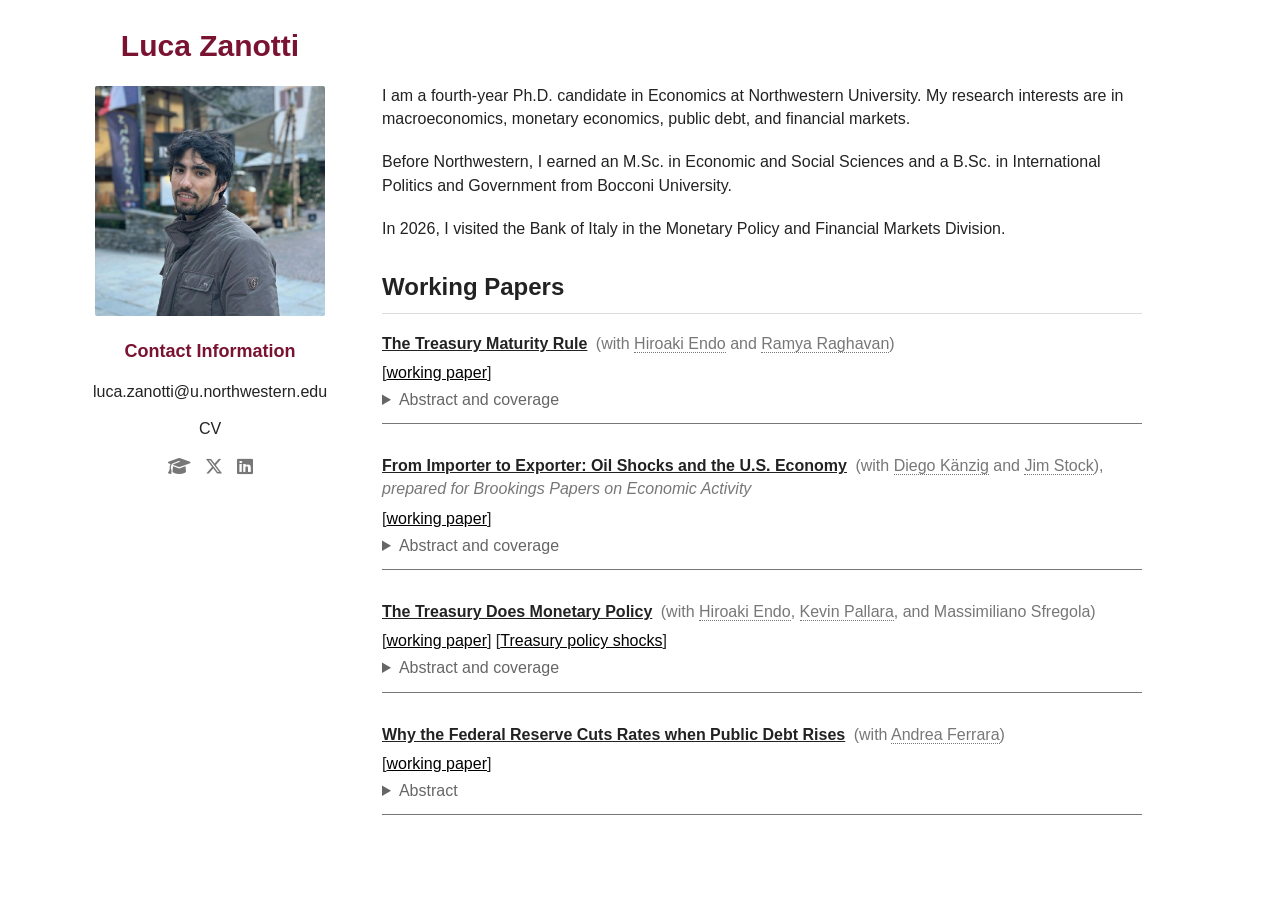
<file: index.html>
<!DOCTYPE html>
<html lang="en">
<head>
  <meta charset="utf-8">
  <meta name="viewport" content="width=device-width, initial-scale=1">
  <title>Luca Zanotti</title>

  <meta name="google-site-verification" content="raw6HOwZ00pWUrRxqT22mIz628RdzKiiCWWF3nW44Cg" />

  <!-- ICONS (add this line) -->
  <link rel="stylesheet" href="https://cdnjs.cloudflare.com/ajax/libs/font-awesome/6.5.0/css/all.min.css">

  <!-- YOUR CSS -->
  <link rel="stylesheet" href="style.css">
</head>
<body>
  <div class="page">

  <div class="layout">

  <div class="left-column">
    <h1 class="site-title">Luca Zanotti</h1>

    <aside class="sidebar">
      <img class="profile-photo" src="images/profile.jpeg" alt="Luca Zanotti">

        <h3>Contact Information</h3>
        <p>luca.zanotti@u.northwestern.edu</p>
<p><a href="files/CV.pdf">CV</a></p>

<div class="icons">
  <a href="https://scholar.google.com/citations?view_op=list_works&hl=en&authuser=1&user=_rr6KZUAAAAJ" target="_blank">
    <i class="fas fa-graduation-cap"></i>
  </a>

  <a href="https://x.com/LucaZanotti8" target="_blank">
    <i class="fab fa-x-twitter"></i>
  </a>

  <a href="https://www.linkedin.com/in/luca-zanotti-6066b0176/" target="_blank">
    <i class="fab fa-linkedin"></i>
  </a>
</div>
    </aside>
  </div>

      <main class="content">

        <section class="bio">
          <p>
            I am a fourth-year Ph.D. candidate in Economics at Northwestern University. My research interests are in macroeconomics, monetary economics, public debt, and financial markets.
          </p>

          <p>
            Before Northwestern, I earned an M.Sc. in Economic and Social Sciences and a B.Sc. in International Politics and Government from Bocconi University.
          </p>

          <p>
            In 2026, I visited the Bank of Italy in the Monetary Policy and Financial Markets Division.
          </p>
        </section>

        <section>
          <h2>Working Papers</h2>

          <div class="paper">
            <p class="paper-title">
              <a href="files/papers/erz_tbacminutes.pdf" target="_blank">The Treasury Maturity Rule</a>
              <span class="coauthors">
                (with <a href="https://hiroendo1014.github.io/" target="_blank">Hiroaki Endo</a> and
                <a href="https://ramyaraghavan.com/" target="_blank">Ramya Raghavan</a>)
              </span>
            </p>
            
           <p class="paper-links">
            [<a href="https://papers.ssrn.com/sol3/papers.cfm?abstract_id=7415838" 
            target="_blank" 
            style="color: black; text-decoration: underline;">working paper</a>]
           </p>
            
            <details class="abstract">
              <summary>Abstract and coverage</summary>
              <p>
               This paper studies how the U.S. Treasury manages debt maturity and how these decisions affect aggregate economic activity. We estimate a Treasury maturity rule and find that the Treasury systematically shortens debt maturity when economic activity weakens or borrowing needs increase. We then identify a debt maturity shock as the residual from this rule. An unexpected shift toward longer-term debt issuance contracts economic activity by raising long-term borrowing costs, which spill over to broader financial markets and tighten financial conditions. Debt maturity also shapes the transmission of fiscal policy: counterfactual analysis shows that financing government spending at longer maturities dampens its expansionary effects.
              <p>
              Media coverage:
              <a href="https://e-axes.com/public-debt-maturity-and-macroeconomic-policy-transmission/?utm_source=Institutional+Subscribers&utm_campaign=801e13d5f2-Newsletter_22_03_2017_COPY_01&utm_medium=email&utm_term=0_734da3d6fb-801e13d5f2-188529052" target="_blank">e-axes</a>,
              <a href="https://x.com/int_mon_econ/status/2097976891516858491" target="_blank">Twitter IMEN</a>,
              <a href="https://x.com/LucaZanotti8/status/2097621695053836352" target="_blank">Twitter thread</a>
              </p>
            </details>

          </div>

        
         <div class="paper">
            <p class="paper-title">
            <a href="files/papers/1_KanzigStockZanotti.pdf" target="_blank">From Importer to Exporter: Oil Shocks and the U.S. Economy</a>
            <span class="coauthors">
            (with <a href="https://www.diegokaenzig.com/home" target="_blank">Diego K&auml;nzig</a> and
            <a href="https://stock.scholars.harvard.edu/" target="_blank">Jim Stock</a>),
            <em>prepared for Brookings Papers on Economic Activity</em>
            </span>
            </p>

              <p class="paper-links">
              [<a href="files/papers/1_KanzigStockZanotti.pdf" 
              target="_blank" 
              style="color: black; text-decoration: underline;">working paper</a>]
              </p>
            
         <details class="abstract">
         <summary>Abstract and coverage</summary>
              <p>
              We study how the shale revolution and the U.S. transition from petroleum importer to net exporter have changed the macroeconomic effects of oil shocks. Using oil supply news shocks identified from OPEC announcements, a time-varying model of the U.S. macroeconomy shows that the contractionary effects weakened over time and eventually became expansionary. State-dependent local projections link this change to the U.S. petroleum trade balance. The improvement goes beyond mechanical net export effects: as the terms-of-trade response turns more favorable, consumption, equity valuations, and activity strengthen broadly across sectors and regions, pointing to general-equilibrium income and wealth effects. A counterfactual analysis of the 2022 oil price surge implies sharply different paths for U.S. activity, prices, and monetary policy under the propagation mechanisms prevailing before the shale boom vs. the early 2020s.
              <p>
              Media coverage:
              <a href="https://www.wsj.com/economy/central-banking/the-oil-shock-could-make-us-stronger-b9b91866" target="_blank">WSJ</a>,
              <a href="https://www.brookings.edu/articles/from-importer-to-exporter-oil-shocks-and-the-us-economy/" target="_blank">Brookings</a>,
              <a href="https://www.archynewsy.com/why-oil-price-spikes-no-longer-trigger-u-s-recessions/" target="_blank">Archynewsy</a>,
              <a href="https://x.com/drkaenzig/status/2103127522862883128" target="_blank">Twitter thread</a>,
              <a href="https://www.edwardconard.com/macro-roundup/from-importer-to-exporter-oil-shocks-and-the-u-s-economy/" target="_blank">Macro Roundup</a>
              </p>
          </details>
           
          </div>
          
          <div class="paper">
            <p class="paper-title">
              <a href="files/papers/epsz_trshocks.pdf" target="_blank">The Treasury Does Monetary Policy</a>
              <span class="coauthors">
                (with <a href="https://hiroendo1014.github.io/" target="_blank">Hiroaki Endo</a>,
                <a href="https://sites.google.com/view/kpallara/" target="_blank">Kevin Pallara</a>, and Massimiliano Sfregola)
              </span>
            </p>
            
           <p class="paper-links">
            [<a href="https://papers.ssrn.com/sol3/papers.cfm?abstract_id=6312998" 
            target="_blank" 
            style="color: black; text-decoration: underline;">working paper</a>]
            [<a href="https://github.com/lzanotti1999/treasury-policy-shocks" 
            target="_blank" 
            style="color: black; text-decoration: underline;">Treasury policy shocks</a>]
           </p>
            
            <details class="abstract">
               <summary>Abstract and coverage</summary>
              <p>
                Debt management decisions have macroeconomic effects comparable to those of monetary policy. Using high-frequency movements in Treasury futures around U.S. Treasury issuance announcements, we identify a Treasury policy shock—an unanticipated change in the supply of public debt across maturities. A shock that raises the five-year Treasury yield increases corporate borrowing rates, tightens financial conditions, and lowers industrial production. These effects are very similar to those of a conventional monetary policy shock. In this sense, the Treasury does monetary policy. In contrast to a monetary policy shock, our Treasury policy shock has minimal effects on short-term rates. This pattern arises because the Federal Reserve sterilizes the issuance of short-term debt, while only partially offsetting issuance at longer maturities.
              <p>
              Media coverage:
              <a href="https://e-axes.com/decomposing-treasury-supply-shocks-volume-maturity-and-monetary-equivalence/?utm_source=Institutional+Subscribers&utm_campaign=c205b85ead-Newsletter_22_03_2017_COPY_01&utm_medium=email&utm_term=0_734da3d6fb-c205b85ead-501566627" target="_blank">e-axes</a>,
              <a href="https://x.com/int_mon_econ/status/2090766446749970749" target="_blank">Twitter IMEN</a>
              </p>
            </details>

          </div>

          <div class="paper">
            <p class="paper-title">
              <a href="files/papers/fz_fiscalinfl.pdf" target="_blank">Why the Federal Reserve Cuts Rates when Public Debt Rises</a>
              <span class="coauthors">
                (with <a href="https://andreaferrara1997.github.io/" target="_blank">Andrea Ferrara</a>)
              </span>
            </p>

             <p class="paper-links">
               [<a href="https://papers.ssrn.com/sol3/papers.cfm?abstract_id=6484759" 
               target="_blank" 
               style="color: black; text-decoration: underline;">working paper</a>]
            </p>
            
            <details class="abstract">
              <summary>Abstract</summary>
              <p>
                We document a new fact: conditional on inflation and output, the Federal Reserve lowers the policy rate when the U.S. public debt-to-GDP ratio increases. To explain this pattern, we develop and estimate a New Keynesian model with shocks to households' demand for public debt. These shocks generate a negative comovement between public debt and the natural rate, defined as the real interest rate that would prevail under flexible prices. Assuming that the Federal Reserve adjusts its policy rate in line with the natural rate, the model rationalizes the negative relationship between debt and the policy rate. Two complementary exercises support this mechanism. First, we show that shocks to the demand for public debt are a key driver of business cycle fluctuations. Second, we construct a debt-informed measure of the natural rate using a time-varying parameter vector autoregression. When this measure is included in the policy rule, an increase in the debt-to-GDP ratio no longer reduces the policy rate.
              </p>
            </details>

          </div>

        </section>

      </main>

    </div>
  </div>
</body>
</html>
</file>
<file: style.css>
body {
  font-family: Arial, Helvetica, sans-serif;
  color: #222;
  background: white;
  margin: 0;
  font-size: 16px;
  line-height: 1.45;
}

.page {
  max-width: 1120px;
  margin: 24px auto;
  padding: 0 28px;
}

.site-title {
  color: #7a1232;
  font-size: 30px;
  font-weight: 700;
  margin: 0 0 18px 0;
  text-align: center;   /* 👈 ensures proper centering */
}

.layout {
  display: grid;
  grid-template-columns: 260px 1fr;
  gap: 42px;
  align-items: start;
}

.site-title {
  grid-column: 1 / 2;
}

.sidebar {
  grid-column: 1 / 2;
}

.content {
  grid-column: 2 / 3;
}

.sidebar {
  text-align: center;
}

.profile-photo {
  width: 230px;
  height: auto;
  border-radius: 2px;
  margin-bottom: 16px;
}

.sidebar h3 {
  color: #7a1232;
  font-size: 18px;
  font-weight: 700;
  margin: 0 0 16px 0;
}

.sidebar p {
  margin: 14px 0;
}

.sidebar a {
  color: #222;
  text-decoration: none;
}

.sidebar a:hover {
  text-decoration: underline;
}

.content {
  max-width: 760px;
}

.bio p {
  margin: 0 0 20px 0;
}

h2 {
  font-size: 24px;
  font-weight: 600;
  margin: 30px 0 18px 0;
  padding-bottom: 8px;
  border-bottom: 1px solid #ddd;
}

.paper {
  margin-bottom: 30px;
}

.paper-title {
  font-weight: 700;
  margin: 0 0 6px 0;
}

.paper-title a {
  color: #222;
  text-decoration: underline;
}

.coauthors {
  margin-left: 4px;
  color: #777;
  font-weight: normal;
}

.coauthors a {
  color: #777;
  text-decoration: none;
  border-bottom: 1px dotted #777;
}

.abstract {
    margin: 4px 0 8px 0;
    border-bottom: 1px solid #777;
    padding-bottom: 12px;
}

.abstract summary {
  cursor: pointer;
  color: #666;
  font-size: 16px;
}

.abstract p {
  margin-top: 8px;
}

.paper-links {
  margin: 0;
}

.paper-links a {
  color: #0047ab;
  text-decoration: none;
}

.paper-links a:hover {
  text-decoration: underline;
}

@media (max-width: 750px) {
  body {
    padding: 0;
  }

  .page {
    margin: 20px auto;
    padding: 0 24px;
  }

  .layout {
    display: block;
  }

  .site-title {
    text-align: center;
    font-size: 34px;
    margin-bottom: 28px;
  }

  .sidebar {
    width: 100%;
    text-align: center;
    margin: 0 auto 48px auto;
  }

  .profile-photo {
    display: block;
    width: 260px;
    max-width: 85%;
    margin: 0 auto 28px auto;
  }

  .icons {
    justify-content: center;
  }

  .content {
    width: 100%;
    max-width: none;
    margin-top: 0;
  }
}

.left-column {
  display: flex;
  flex-direction: column;
  align-items: center;   /* 👈 THIS centers everything horizontally */
}

.content {
  margin-top: 60px;   /* adjust if needed */
}

.icons {
  margin-top: 12px;
  display: flex;
  justify-content: center;
  gap: 14px;
}

.icons a {
  font-size: 18px;
  color: #777;
  text-decoration: none;
  transition: 0.2s;
}

.icons a:hover {
  color: #7a1232;
}

.abstract p {
  text-align: justify;
  hyphens: auto;
}

@media (max-width: 700px) {
  body {
    padding: 16px;
  }

  .container,
  .main,
  .content {
    width: 100%;
    max-width: 100%;
    padding: 0;
  }

  .profile,
  .intro,
  .row,
  .about {
    display: block;
  }

  img {
    max-width: 100%;
    height: auto;
  }

  h1 {
    font-size: 28px;
  }

  nav {
    display: flex;
    flex-wrap: wrap;
    gap: 10px;
  }
}

@media (max-width: 700px) {
  .sidebar,
  .left-column,
  .profile,
  .contact {
    width: 100%;
    max-width: 100%;
    margin: 0 auto;
    text-align: center;
  }

  .sidebar img,
  .left-column img,
  .profile img {
    display: block;
    margin-left: auto;
    margin-right: auto;
  }

  .content,
  .main-content,
  .right-column {
    width: 100%;
    max-width: 100%;
  }
}
</file>
